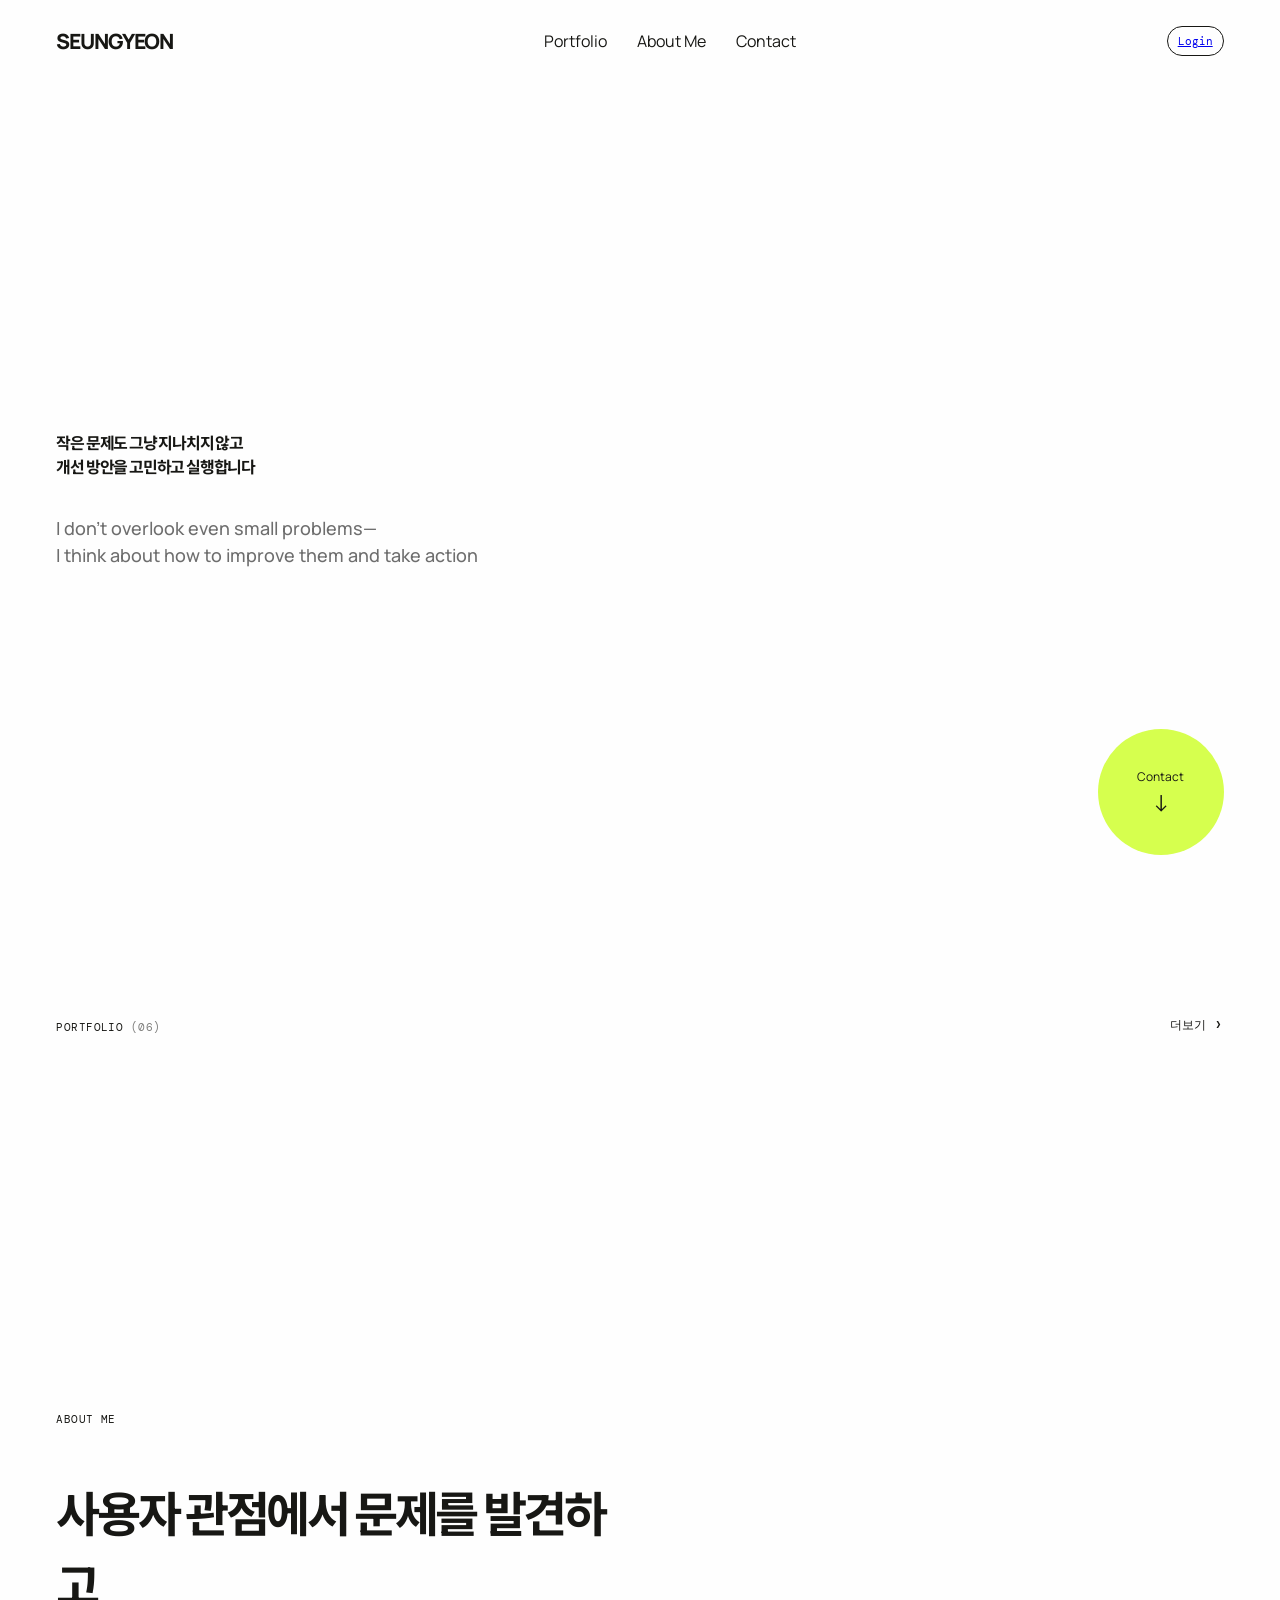
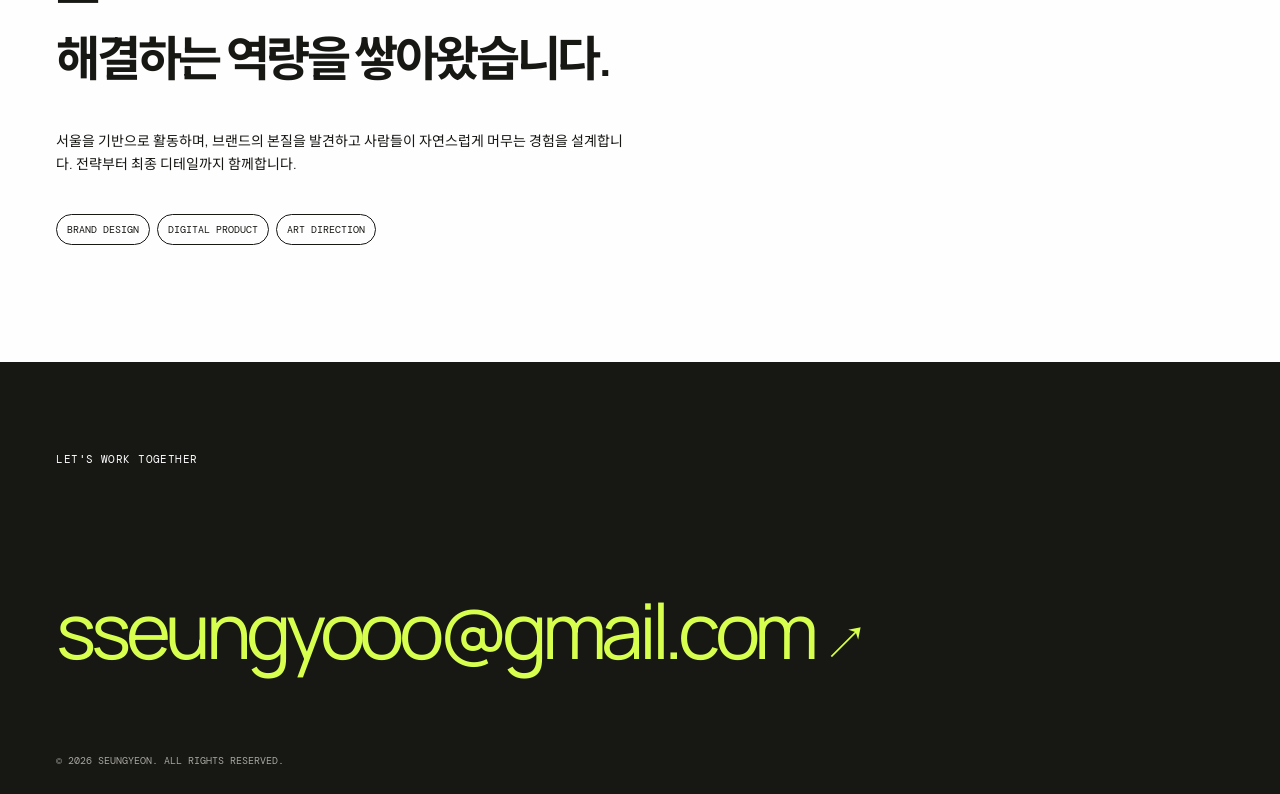
<file: portfolio-homepage/index.html>
<!doctype html>
<html lang="ko">
<head>
  <meta charset="UTF-8" />
  <meta name="viewport" content="width=device-width, initial-scale=1.0" />

  <title>Portfolio — SEUNGYEON</title>

  <link rel="preconnect" href="https://fonts.googleapis.com">
  <link rel="preconnect" href="https://fonts.gstatic.com" crossorigin>

  <link href="https://fonts.googleapis.com/css2?family=DM+Mono:wght@400;500&family=Manrope:wght@400;500;600;700;800&family=Noto+Sans+KR:wght@400;500;600;700&display=swap" rel="stylesheet">
  <link rel="stylesheet" href="styles.css" />

  <style>
    .admin-link {
      font: 11px 'DM Mono', monospace;
      border: 1px solid #171714;
      padding: 7px 10px;
      border-radius: 20px;}

    .hero h1 {font-size: var(--hero-size) !important;}
    .about h2 {font-size: var(--about-size, 48px) !important;}
    .hero {background: var(--hero-bg, transparent);}
    .contact {background: var(--contact-bg, #171714);}

    @media (max-width: 680px) {.admin-link {display: none;}}
    
  </style>
</head>
<body>
  <header class="nav">
    <a class="brand" href="#top">
      SEUNGYEON<span> </span>
    </a>

    <nav>
      <a href="works.html">Portfolio</a>
      <a href="#about">About Me</a>
      <a href="#contact">Contact</a>
    </nav>

    <a class="admin-link" href="admin.html">Login</a>
    <button class="menu" aria-label="메뉴">
      
    </button>
  </header>

  <main id="top">
    <section class="hero">
      <div class="hero-copy">
        <p class="eyebrow"></p>

        <h1 id="heroTitle">
          작은 문제도 그냥 지나치지 않고<br>
          개선 방안을 고민하고 실행합니다
        </h1>

        <p id="heroIntro" class="hero-intro">
          I don’t overlook even small problems—<br>
          I think about how to improve them and take action
        </p>
      </div>

      <img
        id="heroImage"
        class="hero-background-image"
        alt=""
        hidden
      >

      <div class="hero-bottom">
        <a class="round-link" href="#contact">
          Contact
          <span>↓</span>
        </a>
      </div>
    </section>

    <section id="work" class="work section">
      <div class="section-head">
        <p class="eyebrow">
          PORTFOLIO <span>(06)</span>
        </p>

        <a class="work-more" href="works.html">
          더보기 <span>›</span>
        </a>
      </div>

      <div
        id="workGrid"
        class="work-grid"
        aria-label="주요 작업물"
      ></div>
    </section>

    <section id="about" class="about section">
      <div class="about-copy">
        <p class="eyebrow">ABOUT ME</p>

        <h2 id="aboutTitle">
          사용자 관점에서 문제를 발견하고<br>
          해결하는 역량을 쌓아왔습니다.
        </h2>

        <p id="aboutText" class="body-copy">
          서울을 기반으로 활동하며, 브랜드의 본질을 발견하고
          사람들이 자연스럽게 머무는 경험을 설계합니다.
          전략부터 최종 디테일까지 함께합니다.
        </p>

        <div id="aboutKeywords" class="skills">
          <span>BRAND DESIGN</span>
          <span>DIGITAL PRODUCT</span>
          <span>ART DIRECTION</span>
        </div>

        <div
          id="aboutGallery"
          class="about-gallery"
          aria-label="소개 이미지 슬라이드"
        >
          <div class="about-gallery-head">
            <div class="about-gallery-controls">
              <button
                id="aboutGalleryPrev"
                type="button"
                aria-label="이전 이미지"
              >
                ‹
              </button>

              <button
                id="aboutGalleryNext"
                type="button"
                aria-label="다음 이미지"
              >
                ›
              </button>
            </div>
          </div>

          <div
            id="aboutGalleryTrack"
            class="about-gallery-track"
          ></div>
        </div>
      </div>

      <div
        id="aboutImageBox"
        class="about-image"
        aria-label="소개 이미지"
      >
        <img id="aboutImage" alt="" hidden>
      </div>
    </section>

    <section id="contact" class="contact">
      <p class="eyebrow">LET'S WORK TOGETHER</p>

      <a
        id="contactEmail"
        href="mailto:sseungyooo@gmail.com"
      >
        sseungyooo@gmail.com
        <span>↗</span>
      </a>

      <p class="footer-note">
        © 2026 SEUNGYEON. ALL RIGHTS RESERVED.
      </p>
    </section>
  </main>

  <dialog id="detailModal" class="detail-modal">
    <div class="modal-content">
      <button
        id="closeDetail"
        class="close-modal"
        aria-label="닫기"
      >
        ×
      </button>

      <div id="modalArt" class="modal-art"></div>

      <div class="modal-body">
        <p class="eyebrow">PROJECT DETAIL</p>

        <h2 id="modalTitle">
          프로젝트 제목
        </h2>

        <p id="modalDetail" class="modal-sub">
          카테고리 · 연도
        </p>

        <hr class="modal-divider">

        <p id="modalDesc" class="modal-description">
          프로젝트 상세 설명 문구입니다.
        </p>
      </div>
    </div>
  </dialog>

  <script type="module" src="home.js"></script>
</body>
</html>
</file>
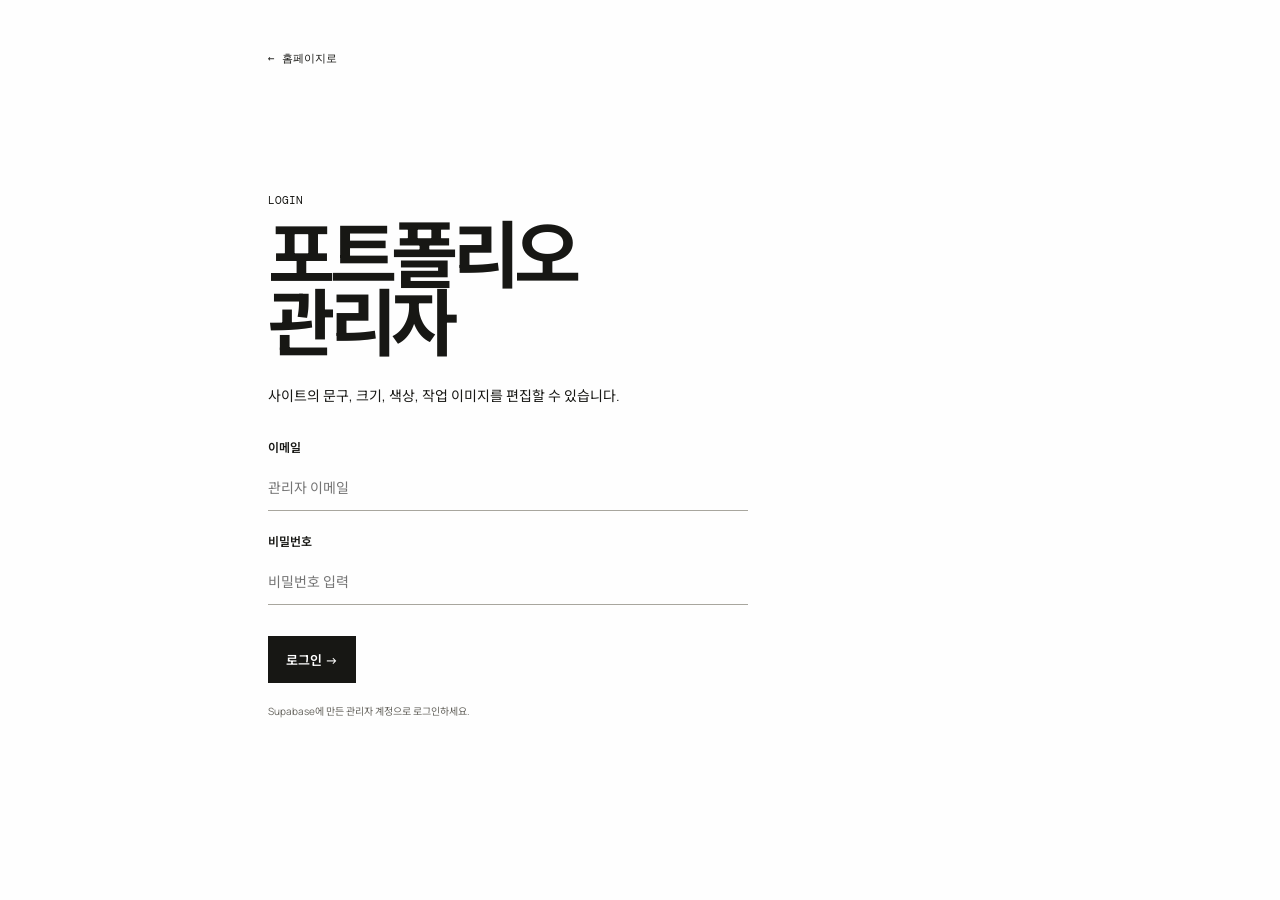
<file: portfolio-homepage/admin.html>
<!doctype html>
<html lang="ko"><head><meta charset="UTF-8"><meta name="viewport" content="width=device-width,initial-scale=1.0"><title>관리자 · SEUNG</title><link rel="preconnect" href="https://fonts.googleapis.com"><link rel="preconnect" href="https://fonts.gstatic.com" crossorigin><link href="https://fonts.googleapis.com/css2?family=DM+Mono&family=Manrope:wght@400;600;700&family=Noto+Sans+KR:wght@400;600;700&display=swap" rel="stylesheet"><link rel="stylesheet" href="admin.css"></head>
<body><main><a class="back" href="index.html">← 홈페이지로</a>
<section id="login"><p class="tag">LOGIN</p><h1>포트폴리오<br>관리자</h1><p>사이트의 문구, 크기, 색상, 작업 이미지를 편집할 수 있습니다.</p><form id="loginForm"><label>이메일<input id="email" type="email" placeholder="관리자 이메일" required></label><label>비밀번호<input id="password" type="password" placeholder="비밀번호 입력" required></label><button>로그인 →</button><small>Supabase에 만든 관리자 계정으로 로그인하세요.</small></form></section>
<section id="dashboard" hidden><div class="top"><div><p class="tag">CONTENT MANAGER</p><h1>사이트 편집</h1></div><button id="logout" class="secondary">로그아웃</button></div><p class="intro">저장 후 홈페이지를 새로고침하면 결과를 확인할 수 있습니다.</p><form id="settingsForm">
<div class="panel"><h2>첫 화면</h2><label>메인 문구<textarea name="heroTitle" rows="3"></textarea></label><label>소개 문구<textarea name="heroIntro" rows="2"></textarea></label><label>메인 문구 크기 <output id="heroSizeValue"></output><input class="range" name="heroSize" type="range" min="48" max="150" step="1"></label><label>첫 화면 배경색<input class="color" name="heroBg" type="color"></label><label>메인 이미지<input id="heroImageInput" type="file" accept="image/*"></label><button id="removeHeroImage" class="remove-image" type="button">메인 이미지 제거</button></div>
<div class="panel"><h2>소개 영역</h2><label>소개 제목<textarea name="aboutTitle" rows="2"></textarea></label><label>소개 본문<textarea name="aboutText" rows="4"></textarea></label><label>키워드 <small>쉼표(,)로 구분해 입력하세요.</small><input name="aboutKeywords" placeholder="BRAND DESIGN, DIGITAL PRODUCT"></label><label>소개 제목 크기 <output id="aboutSizeValue"></output><input class="range" name="aboutSize" type="range" min="32" max="100" step="1"></label><label>소개 이미지<input id="aboutImageInput" type="file" accept="image/*"></label><button id="removeAboutImage" class="remove-image" type="button">소개 이미지 제거</button><div class="about-gallery-manager"><p class="help">하단 슬라이드용 이미지를 최대 9장까지 등록할 수 있습니다. 3초마다 한 칸씩 자동으로 이동합니다.</p><div class="about-gallery-inputs"><div class="about-gallery-upload"><label>슬라이드 이미지 01<input class="about-gallery-input" data-index="0" type="file" accept="image/*"></label><button class="remove-about-gallery-image" data-index="0" type="button">제거</button></div><div class="about-gallery-upload"><label>슬라이드 이미지 02<input class="about-gallery-input" data-index="1" type="file" accept="image/*"></label><button class="remove-about-gallery-image" data-index="1" type="button">제거</button></div><div class="about-gallery-upload"><label>슬라이드 이미지 03<input class="about-gallery-input" data-index="2" type="file" accept="image/*"></label><button class="remove-about-gallery-image" data-index="2" type="button">제거</button></div><div class="about-gallery-upload"><label>슬라이드 이미지 04<input class="about-gallery-input" data-index="3" type="file" accept="image/*"></label><button class="remove-about-gallery-image" data-index="3" type="button">제거</button></div><div class="about-gallery-upload"><label>슬라이드 이미지 05<input class="about-gallery-input" data-index="4" type="file" accept="image/*"></label><button class="remove-about-gallery-image" data-index="4" type="button">제거</button></div><div class="about-gallery-upload"><label>슬라이드 이미지 06<input class="about-gallery-input" data-index="5" type="file" accept="image/*"></label><button class="remove-about-gallery-image" data-index="5" type="button">제거</button></div><div class="about-gallery-upload"><label>슬라이드 이미지 07<input class="about-gallery-input" data-index="6" type="file" accept="image/*"></label><button class="remove-about-gallery-image" data-index="6" type="button">제거</button></div><div class="about-gallery-upload"><label>슬라이드 이미지 08<input class="about-gallery-input" data-index="7" type="file" accept="image/*"></label><button class="remove-about-gallery-image" data-index="7" type="button">제거</button></div><div class="about-gallery-upload"><label>슬라이드 이미지 09<input class="about-gallery-input" data-index="8" type="file" accept="image/*"></label><button class="remove-about-gallery-image" data-index="8" type="button">제거</button></div></div></div></div><div class="panel"><h2>작업물</h2><p class="help">전체 작업물의 제목, 카테고리·년도, 상세 설명과 대표 이미지를 수정할 수 있습니다. 사진은 3MB 이하를 권장합니다.</p><div class="projects"><fieldset><legend>01</legend><label>제목<input name="projectTitle0"></label><label>카테고리 · 연도<input name="projectDetail0"></label><label>프로젝트 설명<textarea name="projectDesc0" rows="3"></textarea></label><label>대표 이미지<input class="image-input" data-index="0" type="file" accept="image/*"></label><button class="remove-project-image" data-index="0" type="button">이미지 제거</button></fieldset><fieldset><legend>02</legend><label>제목<input name="projectTitle1"></label><label>카테고리 · 연도<input name="projectDetail1"></label><label>프로젝트 설명<textarea name="projectDesc1" rows="3"></textarea></label><label>대표 이미지<input class="image-input" data-index="1" type="file" accept="image/*"></label><button class="remove-project-image" data-index="1" type="button">이미지 제거</button></fieldset><fieldset><legend>03</legend><label>제목<input name="projectTitle2"></label><label>카테고리 · 연도<input name="projectDetail2"></label><label>프로젝트 설명<textarea name="projectDesc2" rows="3"></textarea></label><label>대표 이미지<input class="image-input" data-index="2" type="file" accept="image/*"></label><button class="remove-project-image" data-index="2" type="button">이미지 제거</button></fieldset><fieldset><legend>04</legend><label>제목<input name="projectTitle3"></label><label>카테고리 · 연도<input name="projectDetail3"></label><label>프로젝트 설명<textarea name="projectDesc3" rows="3"></textarea></label><label>대표 이미지<input class="image-input" data-index="3" type="file" accept="image/*"></label><button class="remove-project-image" data-index="3" type="button">이미지 제거</button></fieldset><fieldset><legend>05</legend><label>제목<input name="projectTitle4"></label><label>카테고리 · 연도<input name="projectDetail4"></label><label>프로젝트 설명<textarea name="projectDesc4" rows="3"></textarea></label><label>대표 이미지<input class="image-input" data-index="4" type="file" accept="image/*"></label><button class="remove-project-image" data-index="4" type="button">이미지 제거</button></fieldset><fieldset><legend>06</legend><label>제목<input name="projectTitle5"></label><label>카테고리 · 연도<input name="projectDetail5"></label><label>프로젝트 설명<textarea name="projectDesc5" rows="3"></textarea></label><label>대표 이미지<input class="image-input" data-index="5" type="file" accept="image/*"></label><button class="remove-project-image" data-index="5" type="button">이미지 제거</button></fieldset></div></div><div class="panel"><h2>연락처 및 하단</h2><label>이메일 주소<input name="email" type="email"></label><label>하단 배경색<input class="color" name="contactBg" type="color"></label></div><button class="save">변경사항 저장하기 →</button><p id="notice" aria-live="polite"></p></form></section></main><script type="module" src="admin.js"></script></body></html>
</file>
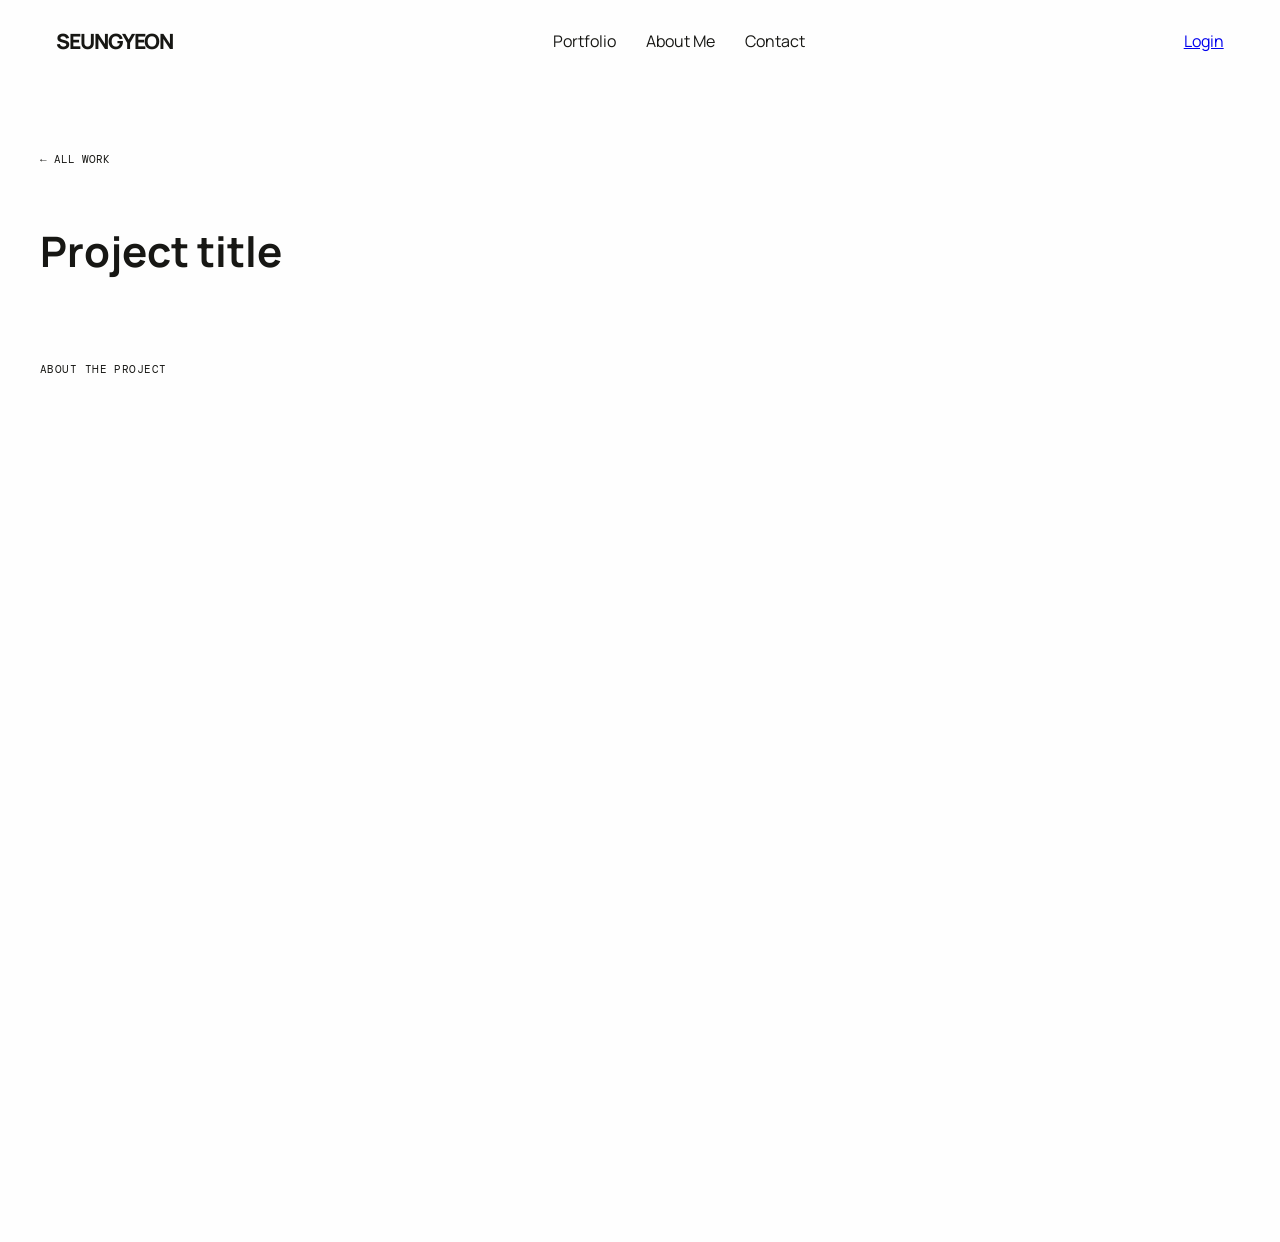
<file: portfolio-homepage/project.html>
<!doctype html>
<html lang="ko">
  <head><meta charset="UTF-8">
    <meta name="viewport" content="width=device-width,initial-scale=1.0">
    <title>Project — SEUNGYEON</title>
    <link rel="preconnect" href="https://fonts.googleapis.com">
    <link rel="preconnect" href="https://fonts.gstatic.com" crossorigin>
    <link href="https://fonts.googleapis.com/css2?family=DM+Mono:wght@400;500&family=Manrope:wght@400;500;600;700;800&family=Noto+Sans+KR:wght@400;500;600;700&display=swap" 
      rel="stylesheet"><link rel="stylesheet" href="styles.css">
  </head>
  <body>
    <header class="nav">
      <a class="brand" href="index.html">SEUNGYEON<span> </span></a>
        <nav><a href="works.html">Portfolio</a><a href="index.html#about">About Me</a><a href="index.html#contact">Contact</a>
        </nav><a class="admin-link" href="admin.html">Login</a>
      </header>
    <main class="project-page">
      <a class="back-project" href="works.html">← ALL WORK</a>
      <p id="projectIndex" class="eyebrow">PROJECT 01</p>
        <h1 id="projectPageTitle">Project title</h1>
      <p id="projectPageDetail" class="project-page-detail">
       </p><div class="project-page-copy">
          <p class="eyebrow">ABOUT THE PROJECT</p>
          <p id="projectPageDesc"></p>
        </div>
      <div id="projectPageImage" class="project-page-image"></div>
      <div id="projectPageGallery" aria-label="프로젝트 상세 이미지"></div>
      </main><div id="imageModal" class="image-modal" aria-hidden="true"><button type="button" class="image-modal-close" aria-label="확대 이미지 닫기">×</button><img id="imageModalImage" alt="확대 이미지"></div><script type="module" src="project.js"></script></body></html>
</file>
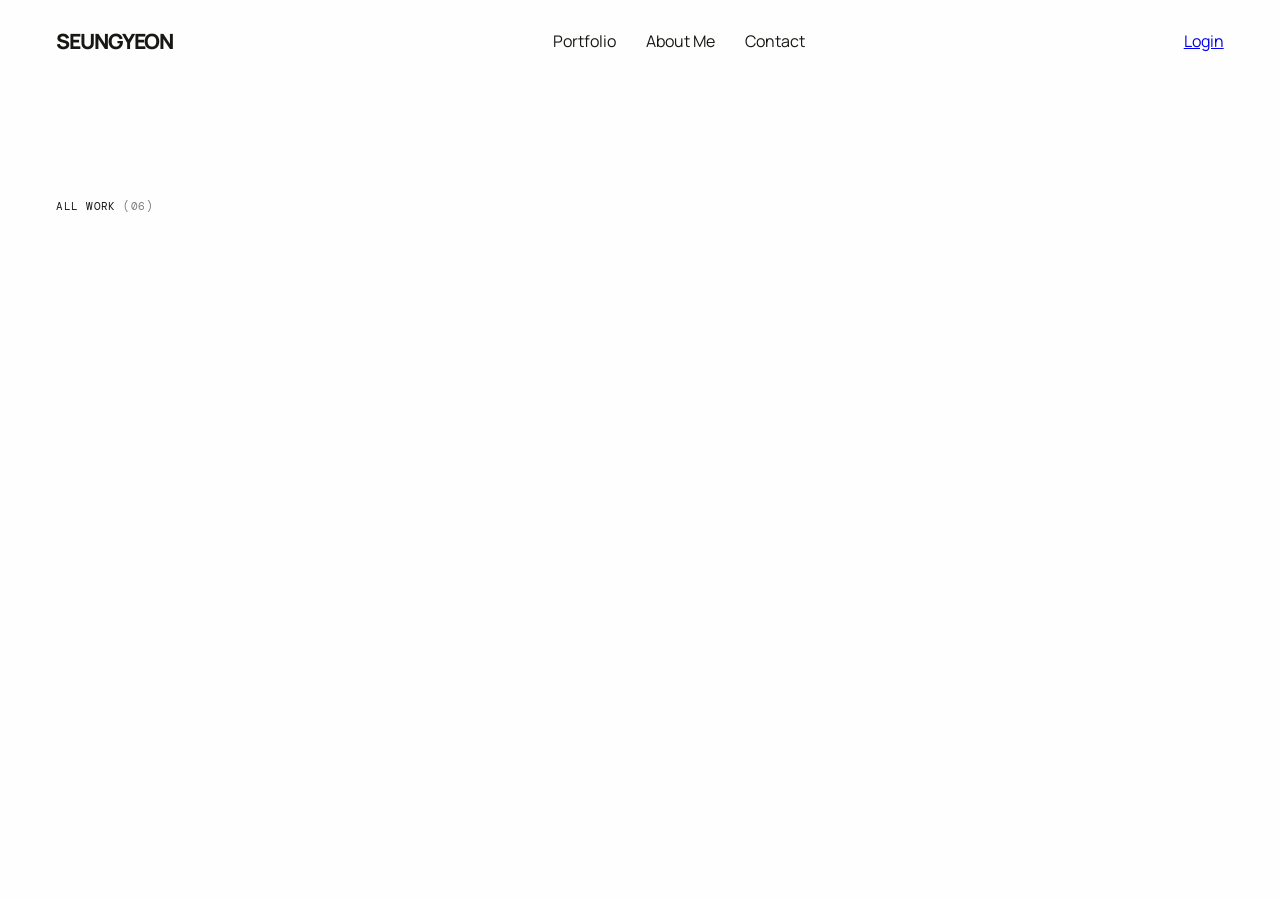
<file: portfolio-homepage/works.html>
<!doctype html>
<html lang="ko">
<head>
  <meta charset="UTF-8" />
  <meta name="viewport" content="width=device-width, initial-scale=1.0" />
  <title>Portfolio — SEUNGYEON</title>
  <link rel="preconnect" href="https://fonts.googleapis.com">
  <link rel="preconnect" href="https://fonts.gstatic.com" crossorigin>
  <link href="https://fonts.googleapis.com/css2?family=DM+Mono:wght@400;500&family=Manrope:wght@400;500;600;700;800&family=Noto+Sans+KR:wght@400;500;600;700&display=swap" rel="stylesheet">
  <link rel="stylesheet" href="styles.css" />
</head>
<body>
  <header class="nav">
    <a class="brand" href="index.html">SEUNGYEON<span> </span>
    </a><nav>
      <a href="works.html" aria-current="page">Portfolio</a>
      <a href="index.html#about">About Me</a>
      <a href="index.html#contact">Contact</a>
    </nav>
    <a class="admin-link" href="admin.html">Login</a>
  </header>
  <main>
    <section class="work section all-work">
      <div class="section-head">
        <p class="eyebrow">ALL WORK <span>(06)</span>
        </p></div><div id="allWorkGrid" class="all-work-grid" aria-label="전체 작업물"></div>
    </section></main>
  <script type="module" src="all-work.js"></script>
</body>
</html>
</file>
<file: portfolio-homepage/styles.css>
:root{--ink:#171714;--paper:#fefefe;--lime:#d6ff4e;--line:#c9c7c0}*{box-sizing:border-box}html{scroll-behavior:smooth}body{margin:0;background:var(--paper);color:var(--ink);font-family:Manrope,'Noto Sans KR',sans-serif}
.nav{height:82px;padding:0 4.4vw;display:flex;align-items:center;justify-content:space-between;border-bottom:none; solid var(--line);position:sticky;top:0;background:var(--paper);backdrop-filter:blur(12px);z-index:100}
.brand{color:var(--ink);font-weight:800;font-size:21px;text-decoration:none;letter-spacing:-1px}
.brand span{color:#e25b3d}nav{display:flex;gap:30px}nav a,.text-button{font-size:16px;color:var(--ink);text-decoration:none;border:0;background:none;font-family:inherit;cursor:pointer}.menu{display:none;border:0;background:transparent;font-size:20px}.hero{min-height:calc(100vh - 82px);padding:11vh 4.4vw 5vh;position:relative;overflow:hidden;border-bottom:none; solid var(--line)}.eyebrow{font-family:'DM Mono',monospace;font-size:11px;letter-spacing:.04em;margin:0}.eyebrow span{opacity:.55}
.hero h1{
  font-size:clamp(32px, 3.44vw, 66px) !important;
  letter-spacing:-.075em;
  line-height:.93;
  margin:7vh 0 0;
  max-width:none;
  position:relative;
  z-index:1;}
.hero em{font-family:Georgia,serif;font-weight:400}
.hero-bottom{display:flex;align-items:end;justify-content:space-between;position:absolute;bottom:5vh;left:4.4vw;right:4.4vw;z-index:1}

.hero-bottom p,.body-copy{font-size:14px;line-height:1.7;margin:0}
.round-link{width:126px;height:126px;border-radius:50%;background:var(--lime);display:flex;align-items:center;justify-content:center;flex-direction:column;color:var(--ink);font-size:12px;text-decoration:none;transition:transform .3s}
.round-link:hover{transform:rotate(12deg) scale(1.05)}
.round-link span{font-size:23px}
.orb{display:none !important;}.orb-one{width:37vw;height:37vw;right:-8vw;top:7vh;background:#ff7f67}.orb-two{width:16vw;height:16vw;right:29vw;bottom:-4vw;background:#7c9cff}.section{padding:13vh 4.4vw}

.section-head{display:flex;justify-content:space-between;margin-bottom:42px}
.text-button{text-decoration:underline;text-underline-offset:4px}
.work-grid{display:grid;grid-template-columns:1.35fr 1fr;gap:50px 2vw}.project:nth-child(3){grid-column:2}
.project-art{aspect-ratio:1.2;position:relative;overflow:hidden;padding:18px;font-family:'DM Mono',monospace;font-size:11px}.project-large .project-art{aspect-ratio:1.28}.art-a{background:#ccb9f8}.art-b{background:#fd7e58}
.art-c{background:#172426;color:var(--paper)}.shape{position:absolute}.a-shape{width:42%;height:70%;border-radius:50% 50% 6% 6%;background:#e8fa4b;left:29%;top:18%;transform:rotate(35deg)}
.b-shape{width:65%;height:65%;border-radius:50%;background:#1c39ca;right:-10%;bottom:-14%;box-shadow:-52px -22px 0 #f6dfc5}.c-shape{right:8%;bottom:10%;font-weight:700;font-size:clamp(25px,4vw,62px);line-height:.85;text-align:right;letter-spacing:-.08em}
.project-meta{padding-top:15px;display:flex;justify-content:space-between;gap:10px}.project-meta h2{margin:0;font-size:16px;letter-spacing:-.04em}
.project-meta p{margin:0;font:10px 'DM Mono',monospace;opacity:.65;padding-top:5px}.about{border-top:none; solid var(--line);display:grid;grid-template-columns:1fr 2fr;gap:5vw}

.about h2{font-size:var(--about-size, 48px) !important;letter-spacing:-.07em;line-height:.98;margin:0 0 35px}
.body-copy{max-width:860px}

.skills{margin-top:48px;display:flex;flex-wrap:wrap;gap:7px}
.skills span{font:10px 'DM Mono',monospace;border:1px solid var(--ink);padding:8px 10px;border-radius:20px}

.contact{background:var(--ink);color:var(--paper);padding:10vh 4.4vw 3vh;min-height:48vh;display:flex;flex-direction:column}
.contact a{color:var(--lime);font-size:clamp(31px,6vw,90px);letter-spacing:-.07em;text-decoration:none;margin-top:auto}
.contact a span{font-family:Arial;font-size:.6em}
.footer-note{font:10px 'DM Mono',monospace;color:#a6a59e;margin:8vh 0 0}dialog{border:0;padding:0;background:transparent;width:min(92vw,530px)}dialog::backdrop{background:#171714aa;backdrop-filter:blur(5px)}dialog form{background:var(--paper);padding:46px;position:relative}dialog h2{font-size:33px;letter-spacing:-.06em;margin:12px 0 30px}

.close{position:absolute;right:20px;top:15px;font-size:30px;border:0;background:none;cursor:pointer}label{display:block;font-size:12px;margin:17px 0}input{display:block;margin-top:7px;width:100%;padding:12px 0;background:transparent;border:0;border-bottom:none; solid var(--ink);font:14px inherit}

.file-label{border:none; dashed #9c9a92;padding:15px}.file-label input{border:0}
.file-label small{font-size:10px;color:#696861}.submit{margin-top:18px;width:100%;padding:15px;background:var(--ink);color:white;border:0;font:600 13px inherit;cursor:pointer}@media(max-width:680px){.nav{height:64px}.nav nav{display:none}
.menu{display:block}.hero{min-height:680px;padding-top:8vh}.hero-bottom{align-items:start}
.orb-one{width:65vw;height:65vw;right:-20vw}.orb-two{width:31vw;height:31vw;right:15vw;bottom:20vh}.work-grid{display:block}
.project{margin-bottom:35px}.project:nth-child(3){margin-left:12vw}.about{display:block}.about>
.eyebrow{margin-bottom:50px}
.contact{min-height:38vh}.round-link{width:95px;height:95px}
.section{padding:85px 4.4vw}}


/* Project Card Hover & Detail Modal */
.project { cursor: pointer; transition: transform 0.3s ease; }
.project:hover { transform: translateY(-6px); }
.project-art { transition: filter 0.3s ease, transform 0.3s ease; }
.project:hover .project-art { filter: brightness(1.05); }

.detail-modal { border: 0; padding: 0; background: transparent; width: min(92vw, 600px); border-radius: 16px; }
.detail-modal::backdrop { background: rgba(23, 23, 20, 0.7); backdrop-filter: blur(8px); }
.modal-content { background: var(--paper); border-radius: 16px; position: relative; overflow: hidden; box-shadow: 0 25px 50px -12px rgba(0, 0, 0, 0.25); border:none; solid var(--line); }
.close-modal { position: absolute; right: 20px; top: 18px; font-size: 26px; border: 0; background: rgba(255, 255, 255, 0.8); width: 36px; height: 36px; border-radius: 50%; display: flex; align-items: center; justify-content: center; cursor: pointer; z-index: 10; backdrop-filter: blur(4px); transition: background 0.2s; }
.close-modal:hover { background: rgba(255, 255, 255, 1); }
.modal-art { aspect-ratio: 1.6; width: 100%; position: relative; background-size: cover; background-position: center; }
.modal-body { padding: 32px 36px 40px; }
.modal-sub { font: 12px 'DM Mono', monospace; opacity: 0.75; margin: 8px 0 0; }
.modal-body h2 { font-size: clamp(24px, 3.5vw, 36px); letter-spacing: -0.05em; margin: 12px 0 0; line-height: 1.1; color: var(--ink); }
.modal-divider { border: 0; height: 1px; background: var(--line); margin: 24px 0; }
.modal-description { font-size: 15px; line-height: 1.75; color: var(--ink); margin: 0; white-space: pre-wrap; }


/* Ensure 100% Clickable Project Cards */
.project, .project * { cursor: pointer !important; }
.project { user-select: none; transition: transform 0.25s ease, filter 0.25s ease; position: relative; z-index: 1; }
.project:hover { transform: translateY(-8px); }
.project:active { transform: translateY(-2px) scale(0.99); }

.hero h1 { line-height: 1.5 !important; }
.about h2 { line-height: 1.5 !important; }
.hero-intro{
  margin-top:36px;
  font-size:clamp(18px, 1.25vw, 24px);
  font-weight:500;
  line-height:150%;
  letter-spacing:0;
  color:#6E6E6E;
  max-width:1000px;}
.hero-bottom{justify-content:flex-end;}

/* Selected work: compact six-card gallery */
.section-head{align-items:center}
.work-more{font:12px 'DM Mono',monospace;color:var(--ink);text-decoration:none;border-bottom:none; solid currentColor;padding-bottom:3px;transition:opacity .2s}
.work-more:hover{opacity:.55}.work-more span{font-size:18px;line-height:0;vertical-align:-1px}
.work-grid{grid-template-columns:repeat(3,minmax(0,1fr));gap:54px 1.2vw}
.project:nth-child(3){grid-column:auto}
.project-large 
.project-art,
.project-art{aspect-ratio:16/9;padding:14px}
.project-art span{position:relative;z-index:1}
.project-meta{padding-top:12px}.project-meta h2{font-size:14px}
.project-meta p{font-size:9px}.project:hover{transform:translateY(-5px)}
@media(max-width:850px){.work-grid{grid-template-columns:repeat(2,minmax(0,1fr));gap:40px 2vw}}
@media(max-width:540px){.section-head{margin-bottom:28px}.work-grid{grid-template-columns:1fr;gap:30px}.project:nth-child(3){margin-left:0}.work-more{font-size:11px}}

/* Home work: horizontal wheel-driven gallery */
.project{color:inherit;text-decoration:none}.scroll-guide{font:10px 'DM Mono',monospace;margin:0;color:#73716b}#workGrid.work-grid{display:flex;gap:22px;overflow-x:auto;padding:28px 0 56px;scroll-snap-type:x proximity;overscroll-behavior-x:contain;scrollbar-width:none;-ms-overflow-style:none}#workGrid::-webkit-scrollbar{display:none}#workGrid .project{flex:0 0 calc((100% - 44px)/3);scroll-snap-align:start;transition:transform .5s cubic-bezier(.22,.8,.22,1),filter .5s;transform-origin:center bottom}#workGrid 
.project-art{aspect-ratio:16/9}#workGrid 
.project:hover{transform:translateY(-28px);filter:drop-shadow(0 25px 16px rgba(23,23,20,.16));position:relative;z-index:2}
/* All work: conventional three-column grid */
.all-work-grid{display:grid;grid-template-columns:repeat(3,minmax(0,1fr));gap:54px 1.2vw;padding-top:28px}.all-work-card{min-width:0}.all-work-card .project-art{aspect-ratio:1/1}.all-work-card 
.project-meta{padding-top:12px}@media(max-width:850px){.all-work-grid{grid-template-columns:repeat(2,minmax(0,1fr));gap:40px 2vw}}
                               @media(max-width:680px){.scroll-guide{display:none}#workGrid.work-grid{gap:14px;padding-bottom:38px}#workGrid 
.project{flex-basis:76vw}#workGrid 
.project:hover{transform:translateY(-16px)}
.all-work-grid{grid-template-columns:1fr;gap:30px}}

.all-work-card{color:inherit;text-decoration:none;transition:transform .25s}
.all-work-card:hover{transform:translateY(-6px)}

.project-page{max-width:1120px;margin:0 auto;padding:8vh 4.4vw 16vh}
.back-project{font:11px 'DM Mono',monospace;color:var(--ink);text-decoration:none}
.project-page>h1{font-size:clamp(44px,8vw,110px);letter-spacing:-.075em;line-height:1;margin:9vh 0 18px;max-width:900px}
.project-page-detail{font:13px 'DM Mono',monospace;margin:0 0 8vh}
.project-page-image{aspect-ratio:16/9;margin-bottom:10vh}
.project-page-copy{max-width:580px;margin-left:auto}
.project-page-copy>p:last-child{font-size:18px;line-height:1.8;white-space:pre-wrap;margin:22px 0 0}
@media(max-width:680px){.project-page{padding-top:50px}
.project-page-image{aspect-ratio:16/9;margin-bottom:60px}
                                                                                                                                                                                .project-page-copy{margin-left:0}.project-page-copy>p:last-child{font-size:16px}}

/* Project detail spacing */
.project-page{max-width:1440px;padding:clamp(52px,8vw,128px) clamp(28px,8vw,150px) clamp(90px,13vw,190px)}
.back-project{display:inline-block;margin-bottom:clamp(42px,7vh,88px)}
.project-page>h1{margin:clamp(36px,6vh,76px) 0 20px;max-width:1040px}
.project-page-detail{margin-bottom:clamp(52px,9vh,120px)}
.project-page-image{width:100%;aspect-ratio:16/8.5;margin:0 0 clamp(70px,11vh,150px)}
.project-page-copy{max-width:640px;margin-right:clamp(0px,7vw,110px)}
.project-page-detail + .project-page-copy{margin-top:clamp(46px,7vh,92px);margin-bottom:clamp(58px,9vh,120px)}
@media(max-width:680px){.project-page{padding:48px 24px 96px}.back-project{margin-bottom:42px}
                        .project-page>h1{margin-top:32px}.project-page-image{aspect-ratio:1/1}.project-page-copy{margin-right:0}}

/* Editorial project layout */
.project-page{max-width:760px;margin:0 auto;padding:clamp(40px,5vw,70px) 28px 110px}
.project-page #projectIndex{display:none}
.project-page .back-project{display:inline-block}

.project-page>h1{font-size:clamp(32px,3.8vw,42px);
                 line-height:1.08;
                 letter-spacing:0.0em;
                 margin:0 0 20px;
                 max-width:none;}
.project-page-detail{font-size:10px;margin:0 0 clamp(52px,7vw,88px)}
.project-page-copy{max-width:none;margin:0 0 28px}
.project-page-copy>p:last-child{font-size:14px;line-height:1.7;margin:12px 0 0}
.project-page-image{aspect-ratio:16/9;margin:0;width:100%}
@media(max-width:680px){.project-page{padding:42px 22px 72px}
                        .project-page>h1{font-size:18px}
                        .project-page-detail{margin-bottom:46px}
                        .project-page-image{aspect-ratio:1/1}}


/* Hero image upload area */
.hero{display:grid;grid-template-columns:minmax(0,1.12fr) minmax(330px,.82fr);align-items:center;gap:clamp(36px,6vw,110px);padding:clamp(55px,9vh,120px) 4.4vw 5vh}
.hero-copy{position:relative;z-index:1;align-self:center}
.hero h1{margin:0}
.hero-image{width:100%;aspect-ratio:0.92;background:#dedede;border-radius:28px;overflow:hidden;align-self:stretch;min-height:440px}
.hero-image img{width:100%;height:100%;display:block;object-fit:cover}
.hero-bottom{z-index:3}
@media(max-width:760px){.hero{display:block;min-height:auto;padding:80px 4.4vw 150px;}
.hero-image{margin-top:42px;min-height:0;aspect-ratio:1;border-radius:20px;}
.hero-bottom{bottom:28px;}
.hero h1{font-size:var(--hero-size) !important;}}


/* Full hero background image */
.hero{grid-template-columns:1fr;background-color:var(--hero-bg,transparent);background-image:var(--hero-image,none);background-size:cover;background-position:center;isolation:isolate}
.hero-copy{width:100%;max-width:1200px;}
.hero::before{content:"";position:absolute;inset:0;background:linear-gradient(90deg,rgba(255,255,255,.84) 0%,rgba(255,255,255,.56) 47%,rgba(255,255,255,.1) 100%);z-index:0;pointer-events:none}
.hero:not(.has-hero-image)::before{display:none}
.hero-image{display:none}
.hero .hero-bottom{left:auto;right:4.4vw;bottom:5vh;z-index:3}@media(max-width:760px){.hero-copy{max-width:none}
.hero .hero-bottom{left:auto;right:4.4vw;bottom:28px}.hero::before{background:rgba(255,255,255,.45)}}


/* About content and image, managed from admin */
.about{grid-template-columns:minmax(0,1.08fr) minmax(300px,.92fr);align-items:center;gap:clamp(44px,7vw,120px)}.about-copy>.eyebrow{margin-bottom:clamp(28px,4vw,52px)}
.about-copy h2{max-width:860px}

.about-image{display:none;width:100%;aspect-ratio:5/5.78;border-radius:24px;overflow:hidden;background:#dedede}
.about-image.has-image{display:block}
.about-image img{display:block;width:100%;height:100%;object-fit:cover}
.about-copy .skills{margin-top:38px}@media(max-width:760px){.about{display:block}.about-image.has-image{margin-top:46px;border-radius:20px}.about-copy>.eyebrow{margin-bottom:32px}}


/* About gallery managed in admin */
.about{align-items:start}.about-copy{padding-top:clamp(0px,1.2vw,18px)}.about-gallery{display:none;margin-top:clamp(34px,4vw,54px);overflow:hidden;width:100%}.about-gallery.has-images{display:block}.about-gallery-track{display:flex;gap:12px;transform:translateX(0);transition:transform 650ms cubic-bezier(.22,.8,.22,1);will-change:transform}.about-gallery-track.is-shifting{transform:translateX(calc(-33.333333% - 4px))}
.about-gallery-item{flex:0 0 calc((100% - 24px)/3);aspect-ratio:4/5;border-radius:18px;overflow:hidden;background:#dedede}.about-gallery-item img{display:block;width:100%;height:100%;object-fit:cover}@media(max-width:760px){.about-copy{padding-top:0}.about-gallery{margin-top:34px}.about-gallery-item{border-radius:14px}.about-gallery-track{gap:10px}.about-gallery-track.is-shifting{transform:translateX(calc(-33.333333% - 3.333px))}.about-gallery-item{flex-basis:calc((100% - 20px)/3)}}


/* About gallery controls and seamless movement */
.about-gallery-head{display:flex;justify-content:flex-end;align-items:center;margin:0 0 12px}.about-gallery-controls{display:flex;gap:8px}.about-gallery-controls button{width:32px;height:32px;margin:0;padding:0;border:1px solid var(--ink);border-radius:50%;background:var(--paper);color:var(--ink);font:24px/1 Arial,sans-serif;display:grid;place-items:center;cursor:pointer;transition:background .2s,color .2s,opacity .2s}.about-gallery-controls button:hover:not(:disabled){background:var(--ink);color:var(--paper)}.about-gallery-controls button:disabled{opacity:.28;cursor:default}.about-gallery-track{transition:transform 650ms cubic-bezier(.22,.8,.22,1)}.about-gallery-track.is-shifting{transform:translateX(calc(-33.333333% - 4px))}


/* Restore home Portfolio horizontal gallery and hover interaction */
#work #workGrid.work-grid{display:flex!important;grid-template-columns:none!important;gap:22px;overflow-x:auto;overflow-y:visible;padding:28px 0 56px;scroll-snap-type:x proximity;scrollbar-width:none;-ms-overflow-style:none}#work #workGrid.work-grid::-webkit-scrollbar{display:none}#work #workGrid.work-grid .project{display:block!important;flex:0 0 calc((100% - 44px)/3)!important;min-width:0;margin:0!important;scroll-snap-align:start;transform-origin:center bottom;transition:transform .5s cubic-bezier(.22,.8,.22,1),filter .5s}#work #workGrid.work-grid .project-art{aspect-ratio:16/9}#work #workGrid.work-grid .project:hover{transform:translateY(-28px);filter:drop-shadow(0 25px 16px rgba(23,23,20,.16));position:relative;z-index:2}@media(max-width:680px){#work #workGrid.work-grid{gap:14px;padding-bottom:38px}#work #workGrid.work-grid .project{flex-basis:76vw!important}#work #workGrid.work-grid .project:hover{transform:translateY(-16px)}}


/* Single, non-repeating hero image */
.hero{background-image:none!important;background-repeat:no-repeat}.hero-background-image{position:absolute;inset:0;z-index:0;display:block;width:100%;height:100%;object-fit:cover;object-position:center}.hero-background-image[hidden]{display:none}.hero.has-hero-image::before{display:none}.hero-copy{position:relative;z-index:2}.hero .hero-bottom{z-index:3}


/* Hide wide hero artwork on mobile */
@media(max-width:760px){.hero-background-image{display:none!important}}


/* Mobile hero breathing room */
@media(max-width:760px){.hero{min-height:max(680px,calc(100svh - 64px));padding-bottom:150px}.hero-intro{margin-bottom:clamp(100px,16vh,220px)}.hero .hero-bottom{bottom:32px}}


/* Align About Me imagery on desktop */
@media(min-width:761px){.about{align-items:end}}

/* Portfolio Contents Size */
#work #workGrid.work-grid .project-art{aspect-ratio:16/9 !important;}


/* Project detail images */
.project-page #projectPageImage,.project-page #projectPageGallery{width:min(1200px,calc(100vw - 56px));margin-left:50%;transform:translateX(-50%)}
#projectPageGallery{display:grid;grid-template-columns:1fr;gap:36px;margin-top:40px}#projectPageGallery:empty{display:none}#projectPageGallery img{display:block;width:100%;height:auto}
@media(max-width:680px){.project-page #projectPageImage,.project-page #projectPageGallery{width:100%;margin-left:0;transform:none}#projectPageGallery{gap:20px;margin-top:24px}}


/* Portfolio 전체보기 페이지 썸네일 */
.all-work-grid .project-art,#allWorkGrid .project-art {aspect-ratio: 16 / 9 !important;width: 100% !important;height: auto !important;}


/* Align project details with project images */
@media(min-width:681px){.project-page>.back-project,.project-page>h1,.project-page>.project-page-detail,.project-page>.project-page-copy{width:min(1200px,calc(100vw - 56px));margin-left:50%;margin-right:0;transform:translateX(-50%)}.project-page>.project-page-copy{max-width:none}}


/* Project image modal */
.project-page-image,#projectPageGallery img{cursor:zoom-in}
.image-modal{position:fixed;inset:0;z-index:1000;display:none;place-items:center;padding:32px;background:rgba(0,0,0,.88)}
.image-modal.is-open{display:grid}.image-modal img{display:block;max-width:calc(100vw - 64px);max-height:calc(100vh - 64px);object-fit:contain}.image-modal-close{position:absolute;top:18px;right:22px;border:0;background:transparent;color:#fff;font:400 42px/1 Arial;cursor:pointer}.image-modal-open{overflow:hidden}
@media(max-width:680px){.image-modal{padding:18px}.image-modal img{max-width:calc(100vw - 36px);max-height:calc(100vh - 36px)}.image-modal-close{top:12px;right:14px}}
</file>
<file: portfolio-homepage/admin.css>
:root{--ink:#171714;--paper:#fefefe;--lime:#d6ff4e}*{box-sizing:border-box}body{margin:0;background:var(--paper);color:var(--ink);font-family:Manrope,'Noto Sans KR',sans-serif}main{max-width:800px;margin:auto;padding:45px 28px 80px}.back,.tag{font:11px 'DM Mono',monospace}.back{color:inherit;text-decoration:none}.tag{margin:0}.tag+h1{margin-top:14px}h1{font-size:clamp(43px,7vw,73px);line-height:.93;letter-spacing:-.075em;margin:0}#login{margin-top:14vh;max-width:480px}#login>p:not(.tag){font-size:14px;line-height:1.7;margin:27px 0}form{margin-top:30px}label{font-size:12px;font-weight:600;display:block;margin:21px 0}input,textarea{display:block;width:100%;margin-top:9px;padding:13px 0;border:0;border-bottom:1px solid #a8a69e;background:transparent;font:14px Manrope,'Noto Sans KR',sans-serif;resize:vertical}button{margin-top:10px;background:var(--ink);color:white;border:0;padding:14px 18px;font:600 13px Manrope,'Noto Sans KR',sans-serif;cursor:pointer}.secondary{background:transparent;color:var(--ink);border:1px solid var(--ink);margin:0}.top{display:flex;justify-content:space-between;align-items:start;margin-top:60px}.panel{padding:27px 0;border-top:1px solid #aaa79e}.panel h2{font-size:18px;margin:0 0 6px;letter-spacing:-.04em}.save{background:var(--lime);color:var(--ink);width:100%;margin-top:5px}small{display:block;color:#66645e;font-size:10px;line-height:1.6;margin-top:20px}#notice{font-size:12px;color:#23733a;margin-top:14px}.intro,.help{font-size:12px;line-height:1.6;color:#5d5b55}.range{accent-color:var(--ink);padding:0;border:0}.color{height:35px;padding:2px;border:0;width:70px}.projects{display:grid;grid-template-columns:repeat(3,1fr);gap:12px;margin-top:18px}fieldset{border:1px solid #aaa79e;padding:8px 14px 14px;min-width:0}legend{font:11px 'DM Mono',monospace;padding:0 5px}fieldset label{font-size:10px;margin:11px 0}fieldset input{font-size:11px;padding:7px 0}.image-input{font-size:9px}.remove-image{font-size:10px;padding:7px 8px;margin:0;background:transparent;color:var(--ink);border:1px solid #888}@media(max-width:620px){.projects{grid-template-columns:1fr}.top{margin-top:35px}}
</file>
